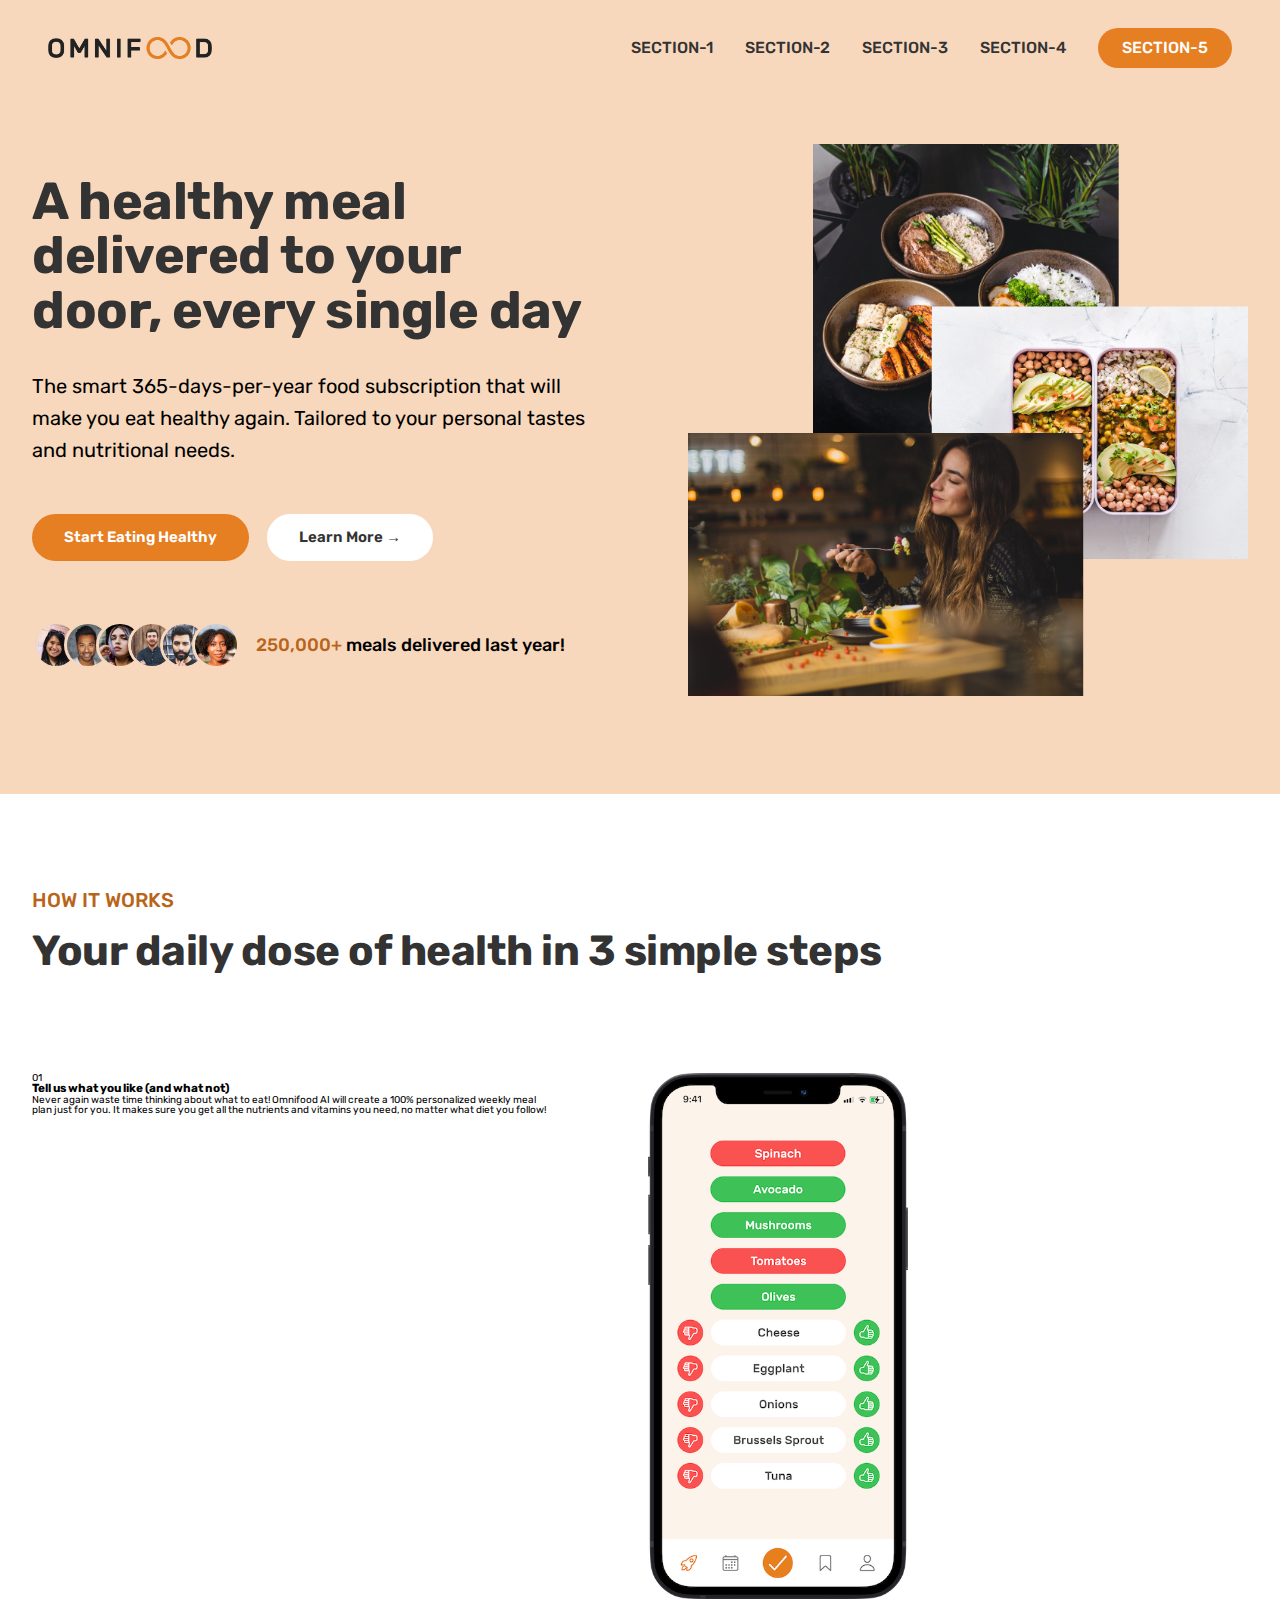
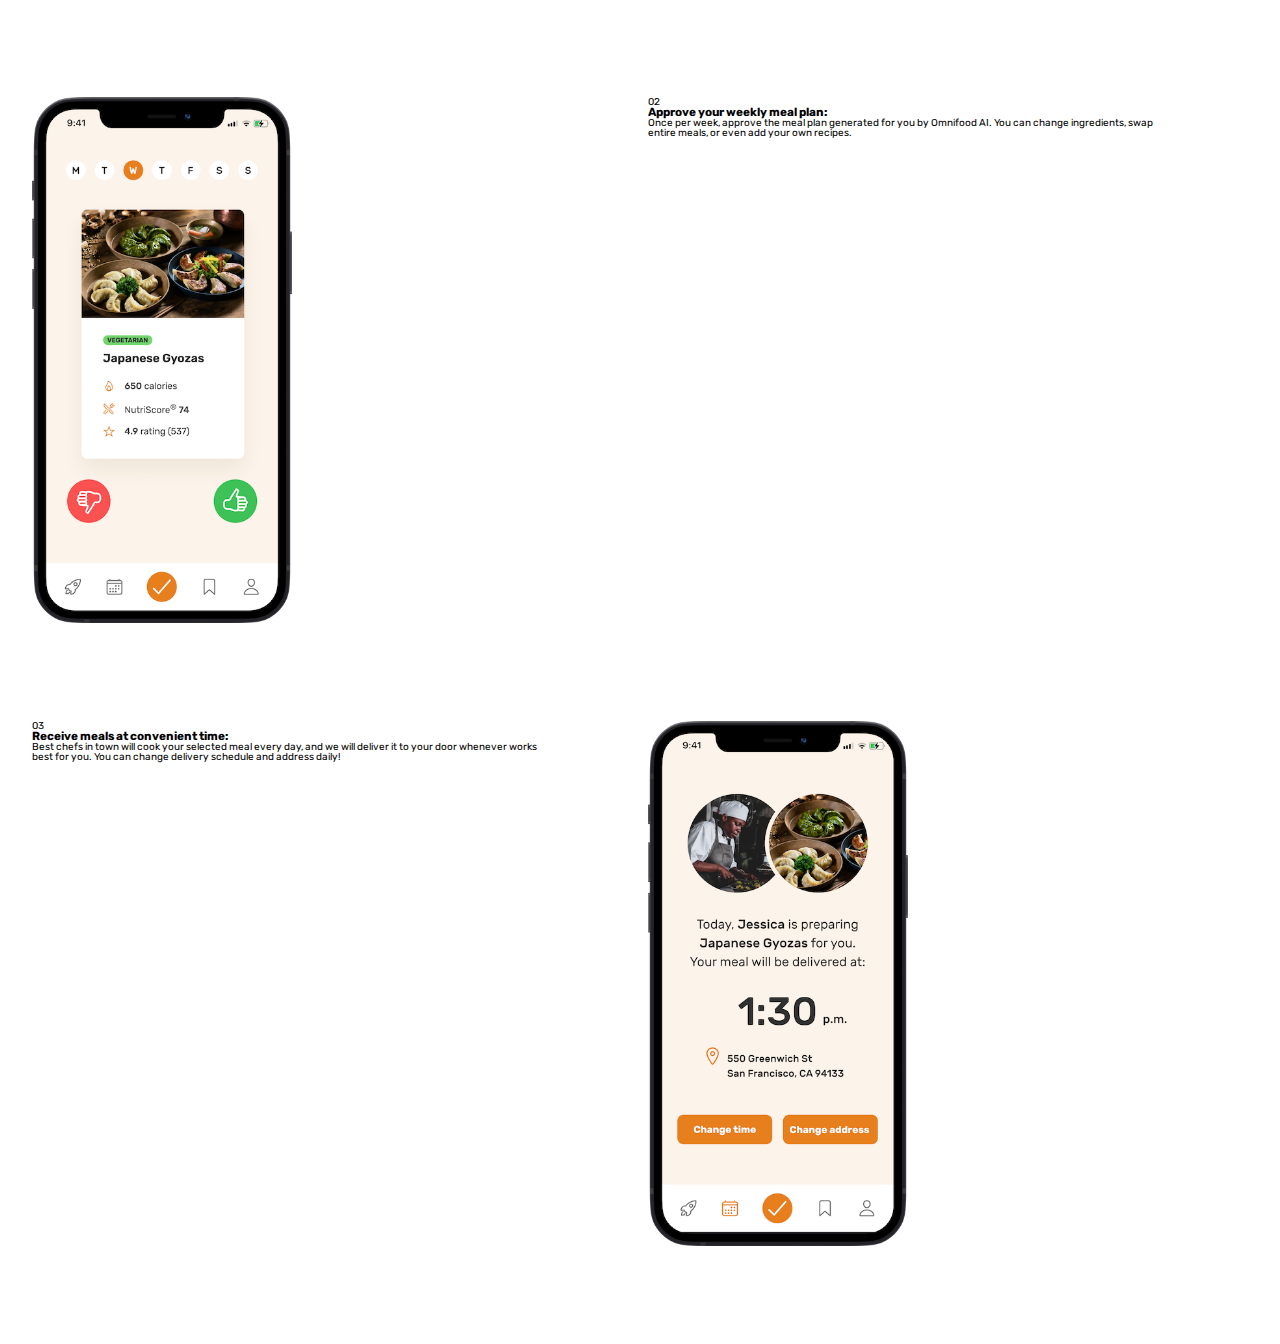
<file: index.html>
<!DOCTYPE html>
<html lang="en">
  <head>
    <meta charset="UTF-8" />

    <meta name="viewport" content="width=device-width, initial-scale=1.0" />
    <link rel="preconnect" href="https://fonts.googleapis.com" />
    <link rel="preconnect" href="https://fonts.gstatic.com" crossorigin />
    <link rel="preconnect" href="https://fonts.googleapis.com" />
    <link rel="preconnect" href="https://fonts.gstatic.com" crossorigin />
    <link
      href="https://fonts.googleapis.com/css2?family=Rubik:ital,wght@0,300..900;1,300..900&display=swap"
      rel="stylesheet"
    />
    <link rel="stylesheet" href="css/style.css" />
    <title>OmniFood</title>
  </head>
  <body>
    <header class="header">
      <img class="logo" src="/img/omnifood-logo.png" alt="Omni Food logo" />
      <nav class="main-nav">
        <ul class="main-nav-list">
          <li><a class="main-nav-link" href="#">SECTION-1</a></li>
          <li><a class="main-nav-link" href="#">SECTION-2</a></li>
          <li><a class="main-nav-link" href="#">SECTION-3</a></li>
          <li><a class="main-nav-link" href="#">SECTION-4</a></li>
          <li><a class="main-nav-link nav-cta" href="#">SECTION-5</a></li>
        </ul>
      </nav>
    </header>
    <main>
      <section class="section-hero">
        <div class="hero">
          <div class="hero-text-box">
            <h1 class="heading-primary">
              A healthy meal delivered to your door, every single day
            </h1>
            <p class="hero-description">
              The smart 365-days-per-year food subscription that will make you
              eat healthy again. Tailored to your personal tastes and
              nutritional needs.
            </p>
            <a href="#" class="btn btn--full margin-right-sm"
              >Start Eating Healthy</a
            >
            <a href="#" class="btn btn--outline">Learn More &rarr;</a>

            <div class="delivered-meals">
              <div class="customer-imgs">
                <img src="/img/customers/customer-1.jpg" alt="Customer Photo" />
                <img src="/img/customers/customer-2.jpg" alt="Customer Photo" />
                <img src="/img/customers/customer-3.jpg" alt="Customer Photo" />
                <img src="/img/customers/customer-4.jpg" alt="Customer Photo" />
                <img src="/img/customers/customer-5.jpg" alt="Customer Photo" />
                <img src="/img/customers/customer-6.jpg" alt="Customer Photo" />
              </div>
              <p class="delivered-text">
                <span>250,000+</span> meals delivered last year!
              </p>
            </div>
          </div>

          <div class="hero-img-box">
            <img
              src="/img/hero.png"
              class="hero-img"
              alt="woman eating food, meals, storage container"
            />
          </div>
        </div>
      </section>
      <section class="section-how">
        <div class="container">
          <span class="subheading">How it Works</span>
          <h2 class="heading-secondary">Your daily dose of health in 3 simple steps</h2>
        </div>
        
        <div class="container grid grid--2--cols">
          <!-- STEP 01 -->
          <div class="step-text-box">
            <p class="step-number">01</p>
            <h3 class="heading-tertiary">
            Tell us what you like (and what not)
            </h3> 
            <p class="step-description">Never again waste time thinking about what to eat! Omnifood AI will create a 100% personalized weekly meal plan just for you. It makes sure you get all the nutrients and vitamins you need, no matter what diet you follow!
            </p>
          </div>
          <div class="step-img-box">
            <img src="img/app/app-screen-1.png" class="step-img" alt="App preference selection screen"/>
          </div>
          

          <!-- STEP 02 -->
          <div class="step-img-box">
            <img src="img/app/app-screen-2.png" class="step-img" alt="Meal approving plan Screen"/>
          </div>
          <div class="step-text-box">
            <p class="step-number">02</p>
            <h3 class="heading-tertiary">
              Approve your weekly meal plan:
            </h3> 
            <p class="step-description"> Once per week, approve the meal plan generated for you by Omnifood AI. You can change ingredients, swap entire meals, or even add your own recipes.
            </p>
          </div>

          <!-- STEP 03 -->
          <div class="step-text-box">
            <p class="step-number">03</p>
            <h3 class="heading-tertiary">
              Receive meals at convenient time:
            </h3> 
            <p class="step-description"> Best chefs in town will cook your selected meal every day, and we will deliver it to your door whenever works best for you. You can change delivery schedule and address daily!

            </p>
          </div>

          <div class="step-img-box">
            <img src="img/app/app-screen-3.png" class="step-img" alt="Delivery Screen"/>
          </div>
        </div>
      
      </section>
    </main>
  </body>
</html>
</file>
<file: css/style.css>
/* 
-TYPOGRAPHY:

SPACING SYSTEM (px)
2 / 4 / 8 / 12 / 16 / 24 / 32 / 48 / 64 / 80 / 96 / 128

FONT SIZE SYSTEM (px)
10 / 12 / 14 / 16 / 18 / 20 / 24 / 30 / 36 / 44 / 52 / 62 / 74 / 86 / 98

-Font Weight:
Default:400
300
500
BOLD 700

-Line height: 
default:1
Small:1.05
Medium:1.2
used:1.6


2)Color: 
Primary : #e67e22
-Tints:#f8d8bd2
-Shades: #b8651b
-Accents: 
-Greys: 
333
555

--SHADOWS:


--BORDER RADIUS
Default:90px

--WHITE SPACE: 2 / 4 / 8 / 12 / 16 / 24 / 32 / 48 / 64 / 80 / 96 / 128



*/

/* .test { */
/* background-color: red; */
/* color: white; */
/* width: 1000px; */
/* max width gets the px of parent, apapts to the viewport  */
/* max-width: 1000px; */
/* padding: 100px; */
/* max-width: 50rem; */
/* 1rem =16px  =>50*16*/
/* font-size: 2rem; */
/* } */

* {
  padding: 0;
  margin: 0;
  box-sizing: border-box;
}
html {
  font-size: 62.5%;
}

body {
  font-family: "Rubik";
  line-height: 1;
  font-weight: 400;
  /* color: ; */
}

/* ************ */
/* GENRAL REUSABLE COMPONENT */
/* ***************** */

.container {
  max-width: 120rem;
  padding: 0 3.2rem;
}

.grid {
  display: grid;
  gap: 9.6rem;
}
.grid--2--cols{
  /* grid-template-columns: 1fr 1fr; */
  grid-template-columns: repeat(2, 1fr);
} 

/* .grid--3--cols {
  grid-template-columns: 1fr 1fr 1fr;
} */

/* .section-how div div {
  padding: 50px;
  font-size: 20px;
  background-color: #333;
} */

.heading-primary,.heading-secondary{
  color: #333;
  /* color: #45260a; */
  letter-spacing: -0.5px;
  margin-bottom: 3.2rem;

}
.heading-primary {
  /* 52px=5.2rem */
  font-size: 5.2rem;
  line-height: 1.05;
  font-weight: 700;
}
.heading-secondary{
  font-size: 4.2rem;
  line-height: 1.2;
  margin-bottom: 9.6rem;

}
.subheading{
  /* as span inline element, turn it ito block */
  display: block;
  font-size: 2rem;
  font-weight: 500;
  color: #b8651b;
  text-transform: uppercase;
  margin-bottom: 1.6rem;
  

}
/* as the button are link, so sudo class */
.btn:link,
.btn-visited {
  display: inline-block;
  text-decoration: none;
  color: white;
  font-size: 1.5rem;
  font-weight: 600;
  padding: 1.6rem 3.2rem;
  border-radius: 90px;
  text-shadow: #555;
  transition: all 0.7s;
}
.btn--full:link,
.btn--full:visited {
  background-color: #e67e22;
  color: white;
}
.btn--full:hover,
.btn--full:active {
  background-color: #b8651b;
  color: white;
}
.btn--outline:link,
.btn--outline:visited {
  background-color: #fff;
  color: #333;
  /* border: 1px solid white; 
  trick: USE BOX SHADOW PROPERTY*/
  box-shadow: inset 0 0 2px #fff;
}
.btn--outline:hover,
.btn--outline:active {
  background-color: #f8d8bd;
  color: #333;
}

.btn btn--outline:link,
.btn btn--outline:visited {
  background-color: #e67e22;
  color: white;
}
.margin-right-sm {
  margin-right: 1.6rem;
}

/* *************/
/* HEADER */
/* *************/
.header {
  display: flex;
  /* tip: 2 items: logo & nav.
  then push them both using the space between */
  justify-content: space-between;
  align-items: center;
  background-color: #f8d8bd;
  /* we want it to be sticky heading */
  height: 9.6rem;
  padding: 0 4.8rem;
}

.logo {
  /* easier to control jsut wiht height */
  height: 2.2rem;
}

.main-nav-list {
  display: flex;
  /* flex-direction: row; */
  gap: 3.2rem;
  list-style: none;
  align-items: center;
}
.main-nav-link:link,
.main-nav-link:visited {
  text-decoration: none;
  display: inline-block;
  color: #333;
  font-weight: 500;
  font-size: 1.6rem;
  transition: all 0.3s;
}

.main-nav-link:hover,
.main-nav-link:active {
  color: #b8651b;
  transition: 0.3s;
}
/* USING DESCENDENT selector to apply  */
.main-nav-link.nav-cta:link,
.main-nav-link.nav-cta:visited {
  padding: 1.2rem 2.4rem;
  border-radius: 90px;
  color: #fff;
  background-color: #e67e22;
}
.main-nav-link.nav-cta:hover,
.main-nav-link.nav-cta:active {
  background-color: #b8651b;
  /* color: #fff; */
  /* border: 2px solid #e67e22; */
  box-shadow: inset 0 0 2px #f8d8bd;
}

/* ************ */
/* HERO SECTION */
/* ************ */

.hero-description {
  font-size: 2rem;
  line-height: 1.6;
  margin-bottom: 4.8rem;
}

.section-hero {
  background-color: #f8d8bd;
  /* padding top side bottom side */
  padding: 4.8rem 0 9.6rem 0;
}

.hero {
  max-width: 130rem;
  margin: 0 auto;
  padding: 0 3.2rem;
  display: grid;
  gap: 9.6rem;
  grid-template-columns: 1fr 1fr;
  align-items: center;

  /* creates a grid with two equal-width columns, each taking up one fraction (or 50%) of the available space. */
}
.hero-img {
  width: 100%;
}
.delivered-meals {
  display: flex;
  align-items: center;
  gap: 1.6rem;
  margin-top: 6rem;
}
.customer-imgs {
  display: flex;
}

.customer-imgs img {
  height: 4.8rem;
  width: 4.8rem;
  border-radius: 50%;
  margin-right: -1.6rem;
  border: 3px solid #f8d8bd;
}
.customer-imgs img:last-child {
  margin: 0;
}
.delivered-text {
  font-size: 1.8rem;
  font-weight: 500;
}
.delivered-text span {
  color: #b8651b;
}

/* ************ */
/* HOW IT WORKS */
/* ************ */
.section-how {
  padding: 9.6rem 0;
  background-color: #fff;
}
.step-img{
  width: 50%;
}
</file>
